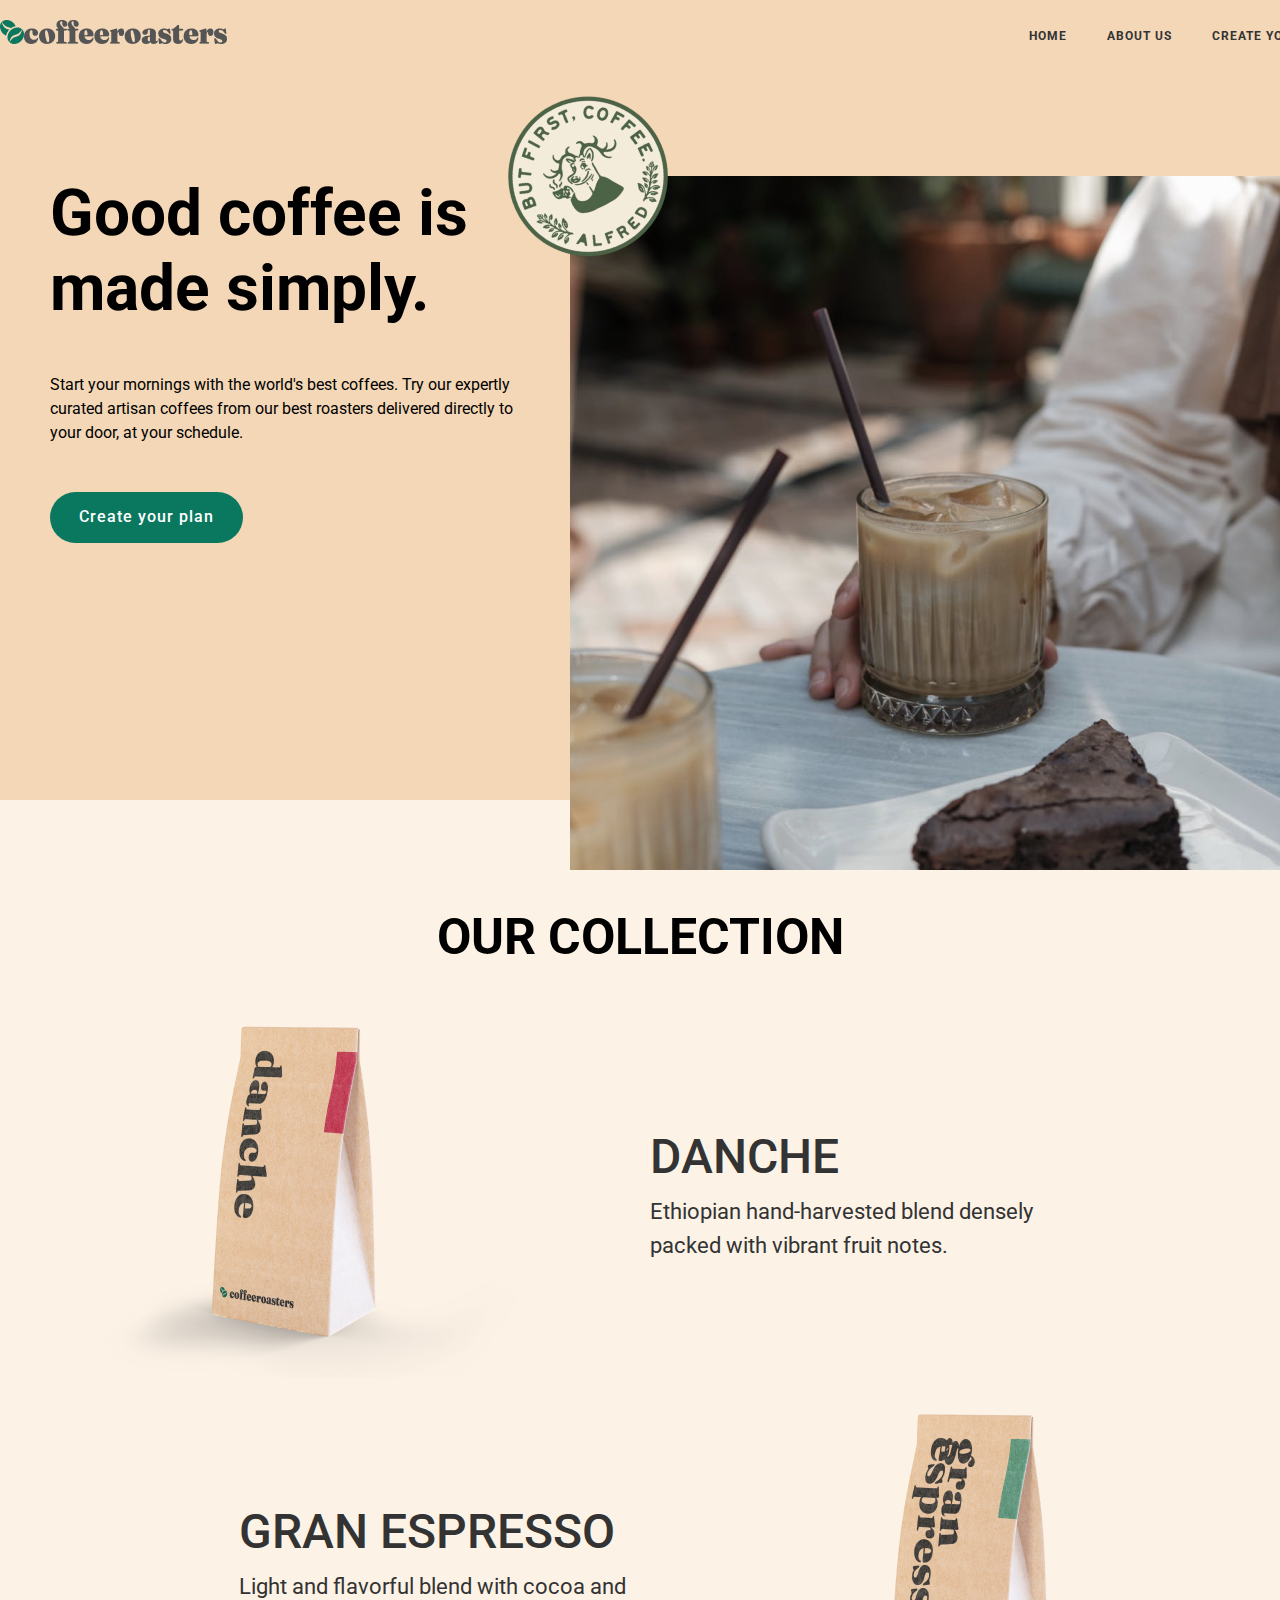
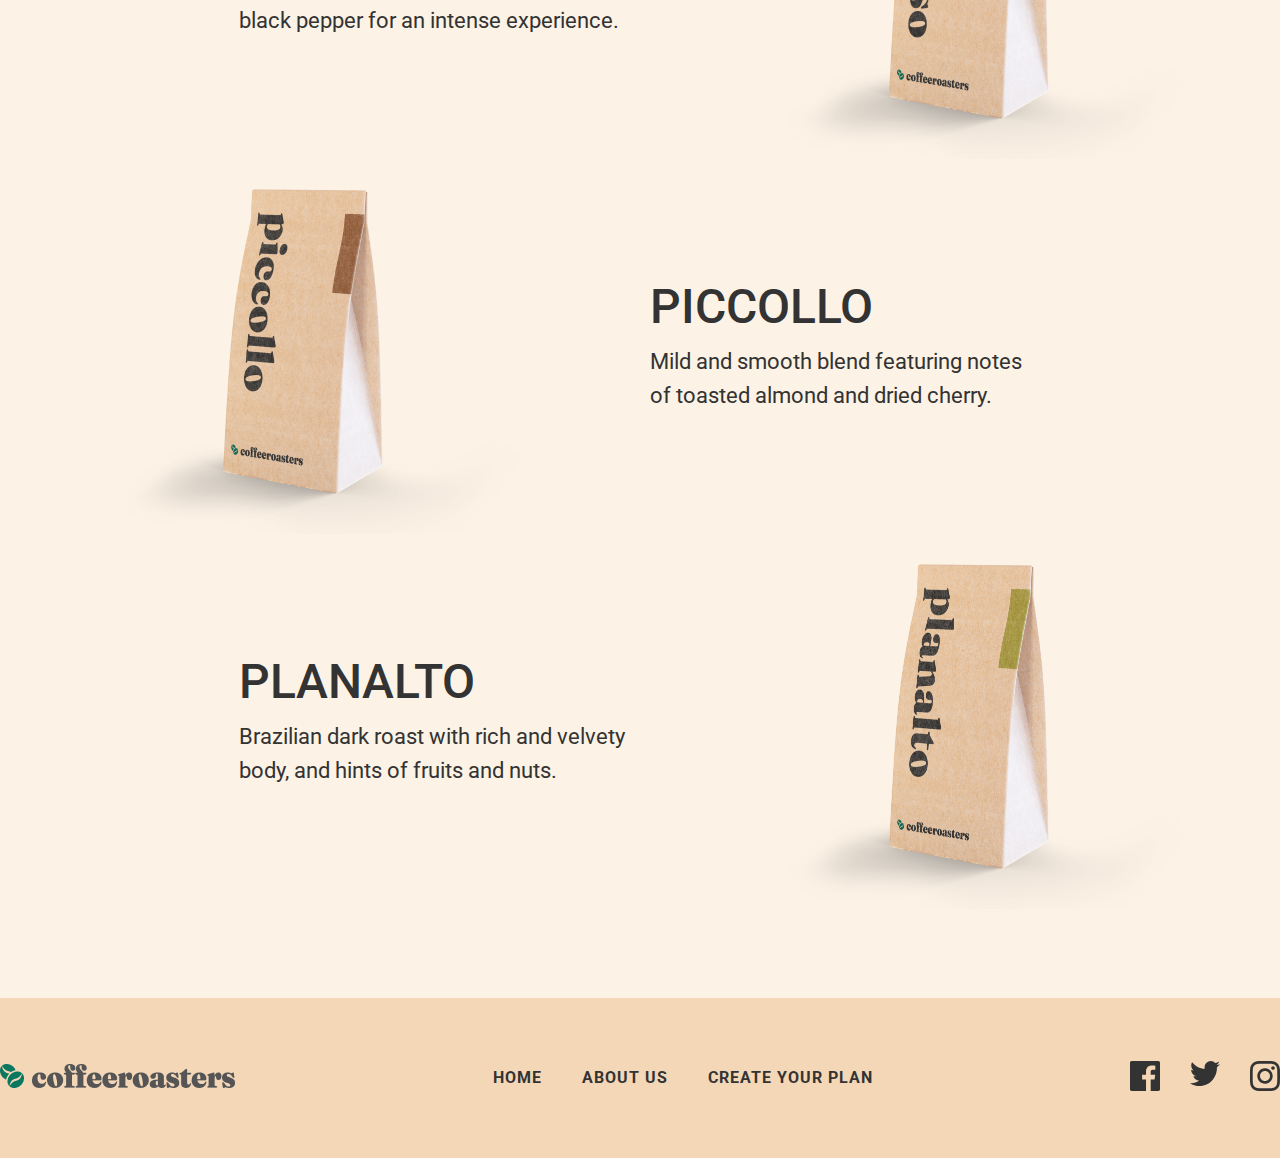
<file: index.html>
<!DOCTYPE html>
<html lang="en">

<head>
    <meta charset="UTF-8">
    <meta name="viewport" content="width=device-width, initial-scale=1.0">
    <title>Document</title>
    <link rel="stylesheet" href="./style.css">
    <link rel="preconnect" href="https://fonts.googleapis.com">
    <link rel="preconnect" href="https://fonts.gstatic.com" crossorigin>
    <link
        href="https://fonts.googleapis.com/css2?family=Roboto:ital,wght@0,100;0,300;0,400;0,500;0,700;0,900;1,100;1,300;1,400;1,500;1,700;1,900&display=swap"
        rel="stylesheet">
</head>

<body>
    <header>
        <nav class="container nav1">
            <a href=""><img src="./logo1.png" alt="logo"></a>
            <ul>
                <li><a class="nav1-ul-li-a" href="">HOME</a></li>
                <li><a class="nav1-ul-li-a" href="./index (about us).html">ABOUT US</a></li>
                <li><a class="nav1-ul-li-a" href="">CREATE YOUR PLAN</a></li>
            </ul>
        </nav>
    </header>
    <main>
        <section class="hero">
            <div class="container hero-div">
                <div class="section1-text">
                    <h1>Good coffee is made simply.</h1>
                    <p>Start your mornings with the world's best coffees. Try our expertly curated artisan coffees from
                        our best roasters delivered directly to your door, at your schedule.</p>
                    <button>Create your plan</button>
                </div>
                <div class="section1-img">
                    <img class="section1-img1" src="./coffee.png" alt="coffee">
                    <img class="section1-img2" src="./spin.png" alt="Alfred">
                </div>
            </div>
        </section>
        <section class="collection">
            <div class="container collection-div">
                <h2>our collection</h2>
                <div class="coffeetypes">
                    <div class="package">
                        <img src="./Danche.png" alt="Danche">
                        <div style="margin-right: 157.44px;" class="type">
                            <h3>Danche</h3>
                            <p>Ethiopian hand-harvested blend densely packed with vibrant fruit notes.</p>
                        </div>
                    </div>
                    <div class="package">
                        <div style="margin-left: 157.44px;" class="type">
                            <h3>Gran Espresso</h3>
                            <p>Light and flavorful blend with cocoa and black pepper for an intense experience.</p>
                        </div>
                        <img src="./Gran Espresso.png" alt="Gran Espresso">
                    </div>
                    <div class="package">
                        <img src="./Piccollo.png" alt="Piccollo">
                        <div style="margin-right: 157.44px;" class="type">
                            <h3>Piccollo</h3>
                            <p>Mild and smooth blend featuring notes of toasted almond and dried cherry.</p>
                        </div>
                    </div>
                    <div class="package">
                        <div style="margin-left: 157.44px;" class="type">
                            <h3>Planalto</h3>
                            <p>Brazilian dark roast with rich and velvety body, and hints of fruits and nuts.</p>
                        </div>
                        <img src="./Planalto.png" alt="Planalto">
                    </div>
                </div>
            </div>
        </section>
    </main>
    <footer>
        <div class="container footer">
            <a href=""><img src="./logo2.png" alt="logo2"></a>
            <ul class="footer-ul1">
                <li><a class="footer-ul1-li-a" href="">HOME</a></li>
                <li><a class="footer-ul1-li-a" href="./index (about us).html">ABOUT US</a></li>
                <li><a class="footer-ul1-li-a" href="">Create your plan</a></li>
            </ul>
            <ul class="footer-ul2">
                <li><a target="_blank" href="https://www.facebook.com/"><img src="./facebook.svg" alt="facebook"></a></li>
                <li><a target="_blank" href="https://x.com/"><img src="./twitter.svg" alt="twitter"></a></li>
                <li><a target="_blank" href="https://www.instagram.com/"><img src="./instagram.svg" alt="instagram"></a></li>
            </ul>
        </div>
    </footer>
</body>

</html>
</file>
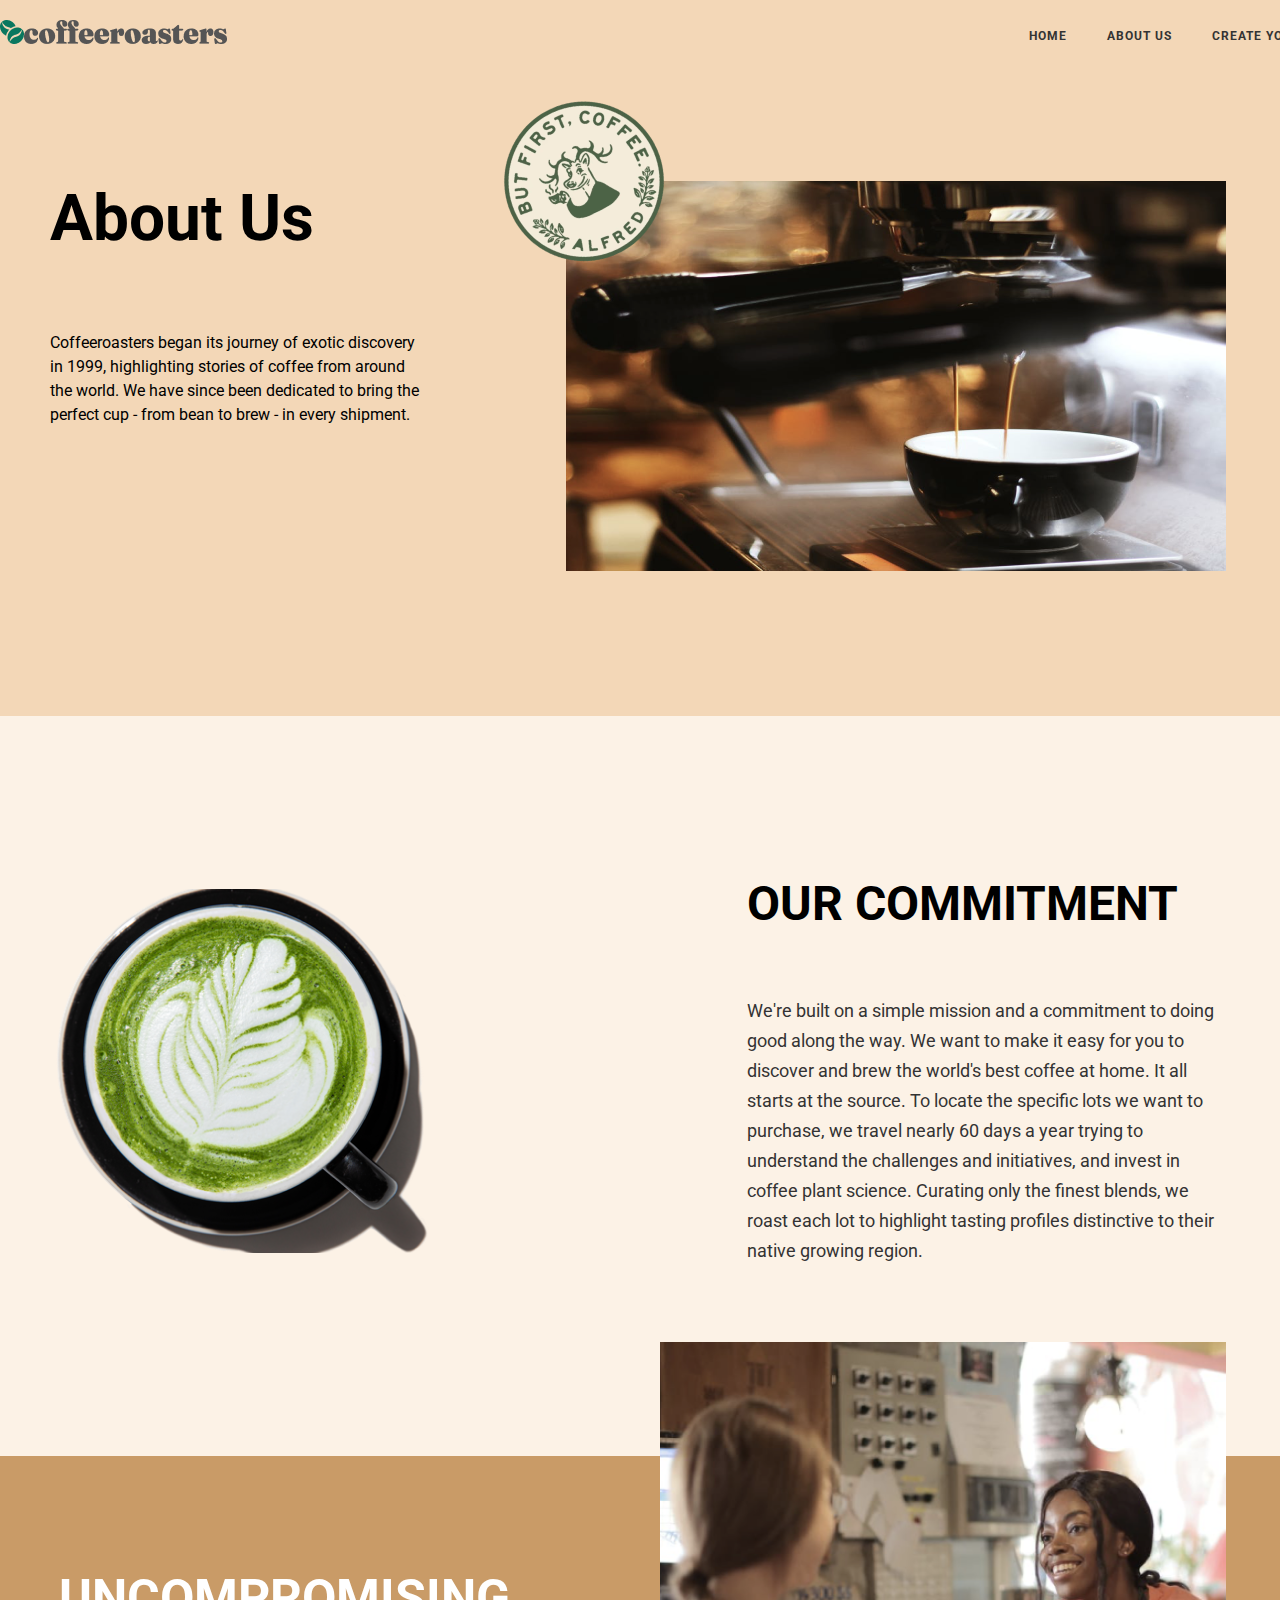
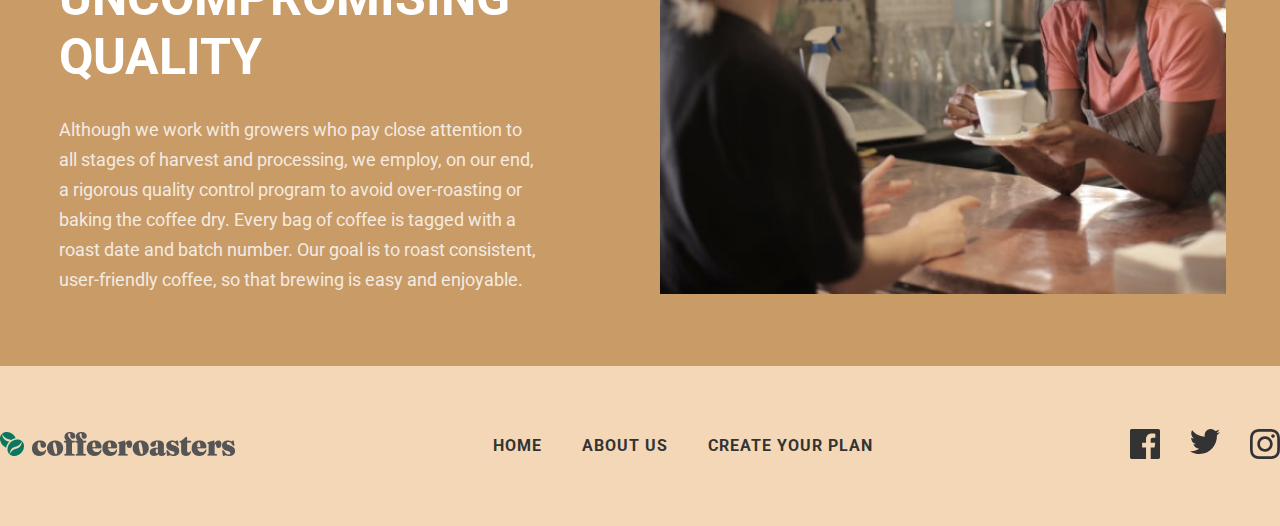
<file: index (about us).html>
<!DOCTYPE html>
<html lang="en">

<head>
    <meta charset="UTF-8">
    <meta name="viewport" content="width=device-width, initial-scale=1.0">
    <title>Document</title>
    <link rel="stylesheet" href="./style (about us).css">
    <link rel="preconnect" href="https://fonts.googleapis.com">
    <link rel="preconnect" href="https://fonts.gstatic.com" crossorigin>
    <link
        href="https://fonts.googleapis.com/css2?family=Roboto:ital,wght@0,100;0,300;0,400;0,500;0,700;0,900;1,100;1,300;1,400;1,500;1,700;1,900&display=swap"
        rel="stylesheet">
</head>

<body>
    <header>
        <nav class="container nav1">
            <a href=""><img src="./logo1.png" alt="logo"></a>
            <ul>
                <li><a class="nav1-ul-li-a" href="./index.html">HOME</a></li>
                <li><a class="nav1-ul-li-a" href="">ABOUT US</a></li>
                <li><a class="nav1-ul-li-a" href="">CREATE YOUR PLAN</a></li>
            </ul>
        </nav>
    </header>
    <main>
        <section class="about">
            <div class="about-div container">
                <div class="about-text">
                    <h1>About Us</h1>
                    <p>Coffeeroasters began its journey of exotic discovery in 1999, highlighting stories of coffee from
                        around the world. We have since been dedicated to bring the perfect cup - from bean to brew - in
                        every shipment.</p>
                </div>
                <div class="about-img">
                    <img class="about-spin" src="./spin.png" alt="spin">
                    <img src="./machine.png" alt="coffee machine">
                </div>
            </div>
        </section>
        <section class="commitment">
            <div class="commitment-div container">
                <img src="./green.png" alt="green cup">
                <div class="commitment-text">
                    <h2>Our commitment</h2>
                    <p>We're built on a simple mission and a commitment to doing good along the way. We want to make it
                        easy for you to discover and brew the world's best coffee at home. It all starts at the source.
                        To locate the specific lots we want to purchase, we travel nearly 60 days a year trying to
                        understand the challenges and initiatives, and invest in coffee plant science. Curating only the
                        finest blends, we roast each lot to highlight tasting profiles distinctive to their native
                        growing region.</p>
                </div>
            </div>
        </section>
        <section class="quality">
            <div class="quality-div container">
                <div class="quality-text">
                    <h2>Uncompromising quality</h2>
                    <p>Although we work with growers who pay close attention to all stages of harvest and processing, we
                        employ, on our end, a rigorous quality control program to avoid over-roasting or baking the
                        coffee dry. Every bag of coffee is tagged with a roast date and batch number. Our goal is to
                        roast consistent, user-friendly coffee, so that brewing is easy and enjoyable.</p>
                </div>
                <img src="./girls.png" alt="girls with tea">
            </div>
        </section>
    </main>
    <footer>
        <div class="container footer">
            <a href=""><img src="./logo2.png" alt="logo2"></a>
            <ul class="footer-ul1">
                <li><a class="footer-ul1-li-a" href="./index.html">HOME</a></li>
                <li><a class="footer-ul1-li-a" href="">ABOUT US</a></li>
                <li><a class="footer-ul1-li-a" href="">Create your plan</a></li>
            </ul>
            <ul class="footer-ul2">
                <li><a target="_blank" href="https://www.facebook.com/"><img src="./facebook.svg" alt="facebook"></a>
                </li>
                <li><a target="_blank" href="https://x.com/"><img src="./twitter.svg" alt="twitter"></a></li>
                <li><a target="_blank" href="https://www.instagram.com/"><img src="./instagram.svg" alt="instagram"></a>
                </li>
            </ul>
        </div>
    </footer>
</body>

</html>
</file>
<file: style.css>
* {
    margin: 0;
    padding: 0;
    box-sizing: border-box;
    font-family: "Roboto", sans-serif;
}

.container {
    max-width: 1440px;
    margin: 0 auto;
}

ul {
    display: flex;
    list-style: none;
}

a {
    text-decoration: none;
}

button{
    cursor: pointer;
}

header {
    background-color: #F3D7B7;
    padding-top: 22px;
}

.nav1 {
    width: 1340px;
    height: 24px;
    display: flex;
    align-items: center;
    justify-content: space-between;
}

.nav1 ul {
    gap: 40px;
}

.nav1-ul-li-a {
    color: #333333;
    font-size: 12px;
    font-weight: 700;
    line-height: 14.06px;
    letter-spacing: 1px;
}

.hero {
    padding-top: 130px;
    height: 754px;
    background-color: #F3D7B7;
}

.hero-div {
    display: flex;
    justify-content: space-between;
}

.section1-text {
    display: flex;
    flex-direction: column;
    width: 464px;
    height: 367px;
    gap: 47px;
    margin-left: 50px;
}

.section1-text h1 {
    color: #000000;
    font-size: 64px;
    font-weight: 700;
    line-height: 75px;
}

.section1-text p {
    color: #000000;
    font-size: 16px;
    font-weight: 400;
    line-height: 24px;
}

.section1-text button {
    width: 193px;
    height: 51px;
    border-radius: 100px;
    border: none;
    background-color: #0A775F;
    color: #FFFFFF;
    font-size: 16px;
    font-weight: 500;
    line-height: 18.75px;
    letter-spacing: 1px;
}

.section1-img {
    position: relative;
    width: 710px;
    height: 624px;
}

.section1-img1 {
    position: absolute;
    bottom: -70px;
}

.section1-img2 {
    position: absolute;
    top: -106px;
    left: -88px;
    animation-name: coffee-spin;
    animation-duration: 5s;
    animation-iteration-count: infinite;
    animation-timing-function: linear;
}

@keyframes coffee-spin {
    0% {
        transform: rotate(0deg);
    }

    100% {
        transform: rotate(-360deg);
    }
}

.collection {
    background-color: #fcf2e6;
    height: 1798px;
    padding: 108px 163.45px 89px;
}

.collection-div {
    display: flex;
    flex-direction: column;
    align-items: center;
}

.collection-div h2 {
    text-transform: uppercase;
    color: #000000;
    font-size: 50px;
    font-weight: 700;
    line-height: 58.59px;
    text-align: center;
}

.coffeetypes {
    display: flex;
    flex-direction: column;
    align-items: center;
    width: 1117.09px;
    height: 1500px;
    margin-top: 42px;
}

.package {
    width: 1117.09px;
    height: 375px;
    display: flex;
    align-items: center;
    gap: 117.32px;
}

.package img {
    transition: 1s;
    width: 451.25px;
    height: 375px;
}

.package img:hover {
    transform: scale(1.2);
}

.type {
    display: flex;
    flex-direction: column;
    gap: 10px;
}

.type h3 {
    text-transform: uppercase;
    color: #333333;
    font-size: 48px;
    font-weight: 500;
    line-height: 56.25px;
}

.type p {
    color: #333333;
    font-size: 22px;
    font-weight: 400;
    line-height: 34px;
}

footer {
    height: 160px;
    background-color: #F3D7B7;
    display: flex;
    align-items: center;
    justify-content: center;
}

.footer {
    display: flex;
    align-items: center;
    justify-content: space-between;
    width: 1348px;
    height: 30px;
}

.footer-ul1{
    align-items: center;
    gap: 40px;
}

.footer-ul1-li-a {
    text-transform: uppercase;
    color: #333333;
    font-size: 16px;
    font-weight: 700;
    line-height: 18.75px;
    letter-spacing: 1px;
}

.footer-ul2{
    gap: 30px;
}
</file>
<file: style (about us).css>
* {
    margin: 0;
    padding: 0;
    box-sizing: border-box;
    font-family: "Roboto", sans-serif;
}

.container {
    max-width: 1440px;
    margin: 0 auto;
}

ul {
    display: flex;
    list-style: none;
}

a {
    text-decoration: none;
}

header {
    background-color: #F3D7B7;
    padding-top: 22px;
}

.nav1 {
    width: 1340px;
    height: 24px;
    display: flex;
    align-items: center;
    justify-content: space-between;
}

.nav1 ul {
    gap: 40px;
}

.nav1-ul-li-a {
    color: #333333;
    font-size: 12px;
    font-weight: 700;
    line-height: 14.06px;
    letter-spacing: 1px;
}

footer {
    height: 160px;
    background-color: #F3D7B7;
    display: flex;
    align-items: center;
    justify-content: center;
}

.footer {
    display: flex;
    align-items: center;
    justify-content: space-between;
    width: 1348px;
    height: 30px;
}

.footer-ul1 {
    align-items: center;
    gap: 40px;
}

.footer-ul1-li-a {
    text-transform: uppercase;
    color: #333333;
    font-size: 16px;
    font-weight: 700;
    line-height: 18.75px;
    letter-spacing: 1px;
}

.footer-ul2 {
    gap: 30px;
}

.about {
    height: 670px;
    background-color: #F3D7B7;
    padding: 135px 0 145px 0;
}

.about-div {
    display: flex;
    justify-content: space-between;
}

.about-text {
    display: flex;
    flex-direction: column;
    margin-left: 50px;
    gap: 75px;
    width: 372px;
    height: 237.37px;
}

.about-text h1 {
    color: #000000;
    font-size: 64px;
    font-weight: 700;
    line-height: 75px;
}

.about-text p {
    color: #000000;
    font-size: 16px;
    font-weight: 400;
    line-height: 24px;
}

.about-img {
    position: relative;
    width: 660px;
    height: 390px;
    margin-right: 54px;
}

.about-spin {
    position: absolute;
    top: -106px;
    left: -88px;
    animation-name: machine-spin;
    animation-duration: 5s;
    animation-iteration-count: infinite;
    animation-timing-function: linear;
}

@keyframes machine-spin {
    0% {
        transform: rotate(0deg);
    }

    100% {
        transform: rotate(-360deg);
    }
}

.commitment {
    background-color: #fcf2e6;
    height: 740px;
    padding: 160px 0 216px 0;
}

.commitment-div {
    display: flex;
    align-items: center;
}

.commitment-div img {
    margin-left: 55.6px;
}

.commitment-text {
    display: flex;
    flex-direction: column;
    gap: 64px;
    margin: 0 53.21px 0 318.68px;
}

.commitment-text h2 {
    text-transform: uppercase;
    color: #000000;
    font-size: 48px;
    font-weight: 700;
    line-height: 56.25px;
}

.commitment-text p {
    color: #333333;
    font-size: 18px;
    font-weight: 400;
    line-height: 30px;
}

.quality {
    height: 510px;
    background-color: #C99B67;
}

.quality-div {
    display: flex;
    align-items: center;
    position: relative;
}

.quality-text {
    display: flex;
    flex-direction: column;
    gap: 28px;
    margin: 0 120px 0 59px;
}

.quality-text h2 {
    text-transform: uppercase;
    color: #FFFFFF;
    font-size: 50px;
    font-weight: 700;
    line-height: 58.59px;
}

.quality-text p {
    color: #FFFFFF;
    font-size: 18px;
    font-weight: 400;
    line-height: 30px;
    opacity: 80%;
}

.quality-div img{
    transform: translateY(-114px);
    margin-right: 54px;
}
</file>
